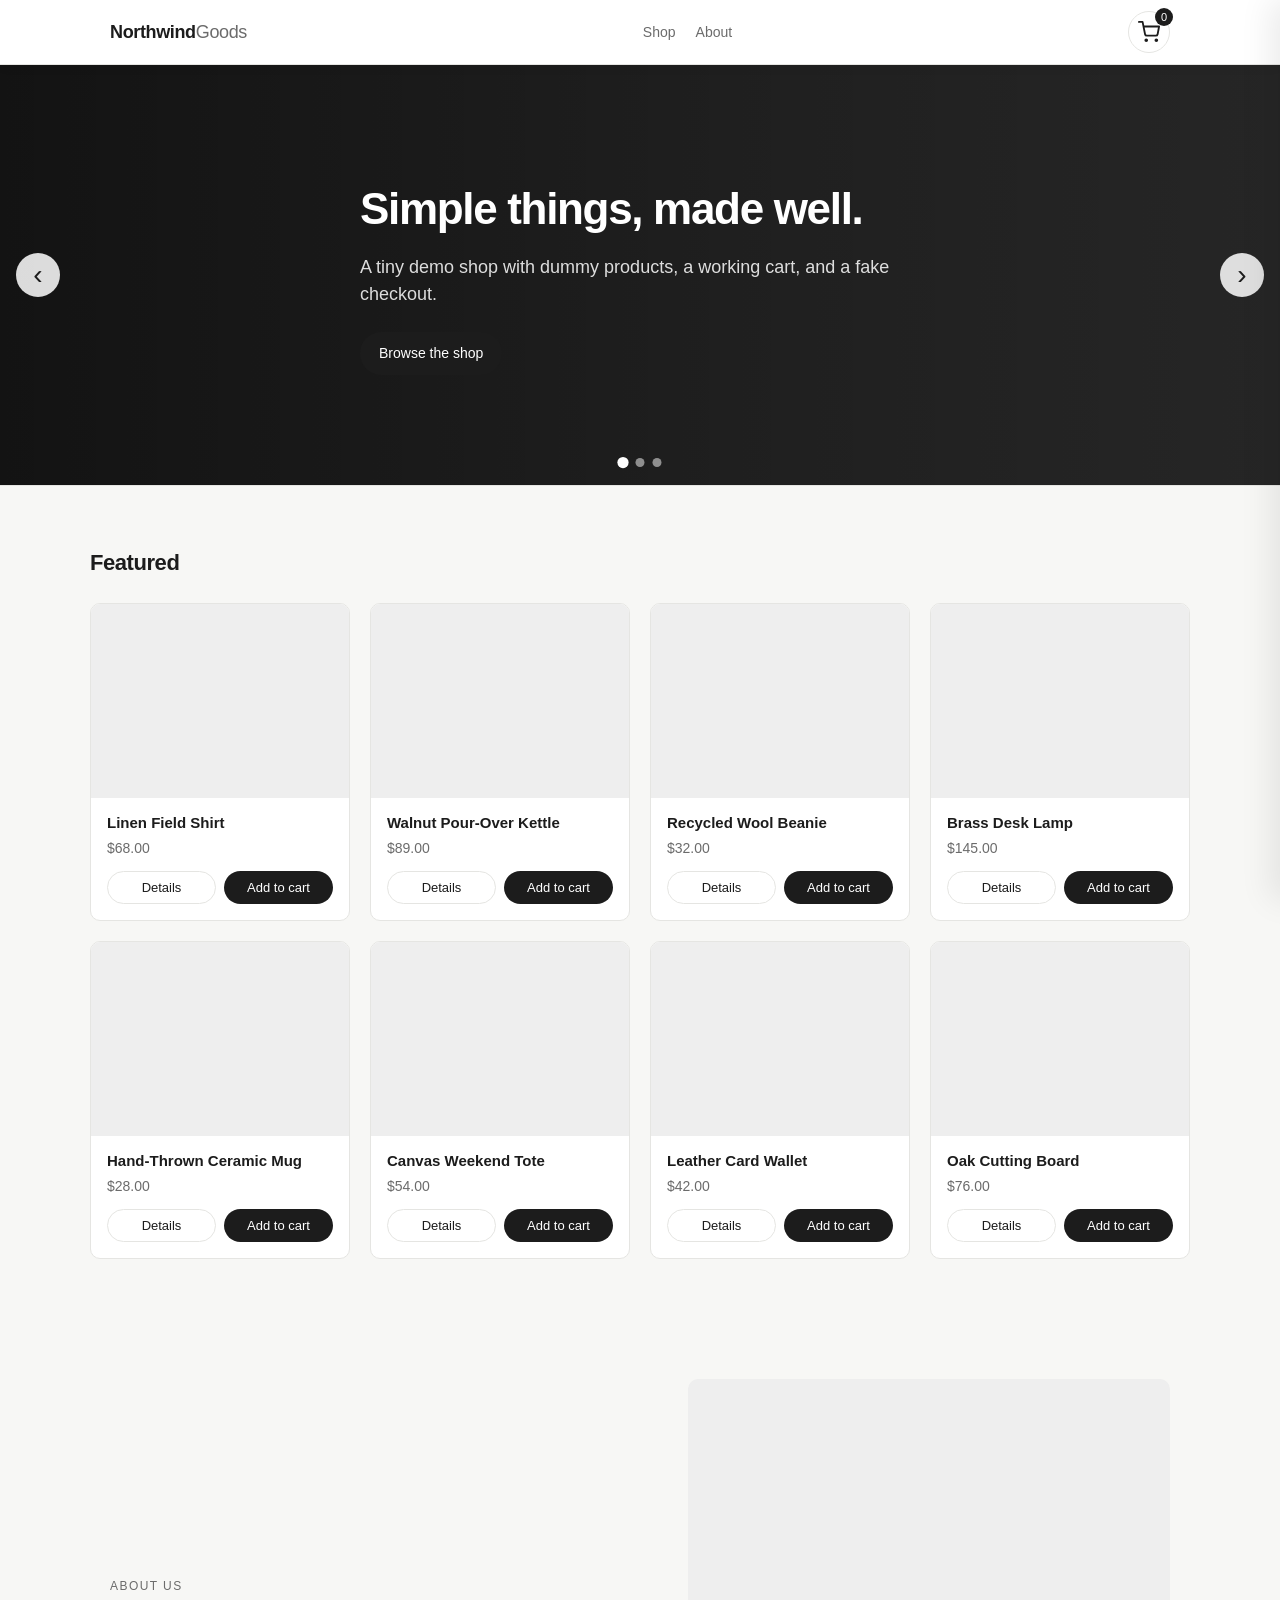
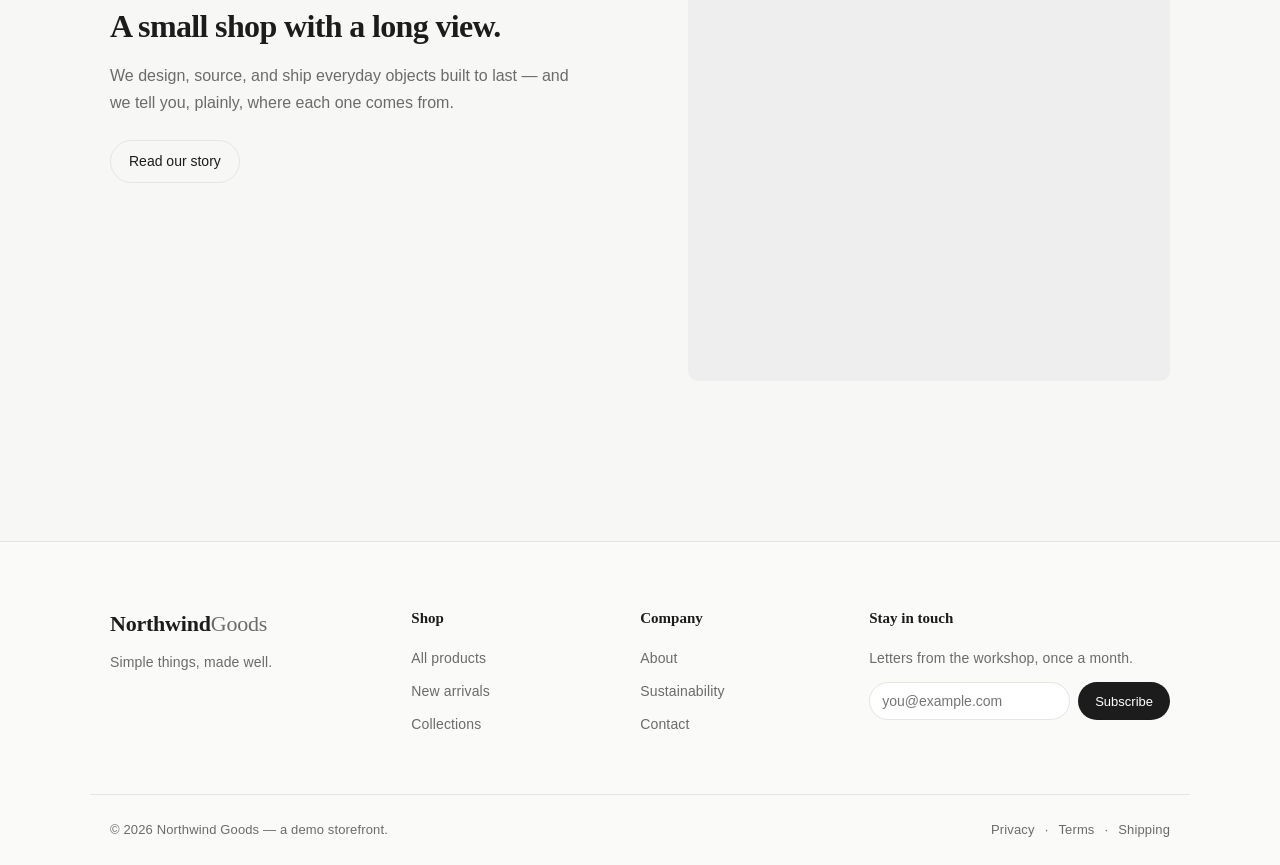
<file: index.html>
<!DOCTYPE html>
<html lang="en">
<head>
  <meta charset="UTF-8" />
  <meta name="viewport" content="width=device-width, initial-scale=1.0" />
  <title>Northwind Goods — Simple Shop</title>
  <link rel="preconnect" href="https://fonts.googleapis.com" />
  <link rel="preconnect" href="https://fonts.gstatic.com" crossorigin />
  <link rel="stylesheet" href="https://fonts.googleapis.com/css2?family=Inter:wght@400;500;600;700&family=Fraunces:opsz,wght@9..144,400;9..144,500;9..144,600;9..144,700&display=swap" />
  <link rel="stylesheet" href="styles.css" />
</head>
<body>
  <header class="site-header">
    <div class="container header-inner">
      <a href="#" class="logo">Northwind<span>Goods</span></a>
      <nav class="main-nav">
        <a href="#shop">Shop</a>
        <a href="about.html">About</a>
      </nav>
      <button class="cart-button" id="cartButton" aria-label="Open cart">
        <svg viewBox="0 0 24 24" width="22" height="22" fill="none" stroke="currentColor" stroke-width="2" stroke-linecap="round" stroke-linejoin="round">
          <circle cx="9" cy="21" r="1"></circle>
          <circle cx="20" cy="21" r="1"></circle>
          <path d="M1 1h4l2.7 13.4a2 2 0 0 0 2 1.6h9.7a2 2 0 0 0 2-1.6L23 6H6"></path>
        </svg>
        <span class="cart-count" id="cartCount">0</span>
      </button>
    </div>
  </header>

  <main>
    <section class="hero" id="hero" aria-roledescription="carousel" aria-label="Featured collections">
      <div class="hero__viewport" id="heroViewport">
        <div class="hero__track" id="heroTrack">
          <article class="hero__slide" data-bg="https://images.unsplash.com/photo-1483985988355-763728e1935b?w=1600&h=900&fit=crop">
            <div class="hero__content container">
              <h1>Simple things, made well.</h1>
              <p>A tiny demo shop with dummy products, a working cart, and a fake checkout.</p>
              <a href="#shop" class="btn btn-primary">Browse the shop</a>
            </div>
          </article>
          <article class="hero__slide" data-bg="https://images.unsplash.com/photo-1441986300917-64674bd600d8?w=1600&h=900&fit=crop">
            <div class="hero__content container">
              <h1>New arrivals for the season.</h1>
              <p>Hand-picked essentials, made in small batches by independent makers.</p>
              <a href="#shop" class="btn btn-primary">Shop new arrivals</a>
            </div>
          </article>
          <article class="hero__slide" data-bg="https://images.unsplash.com/photo-1505691938895-1758d7feb511?w=1600&h=900&fit=crop">
            <div class="hero__content container">
              <h1>Objects you'll keep for years.</h1>
              <p>Solid brass, oak, wool, and linen — built to age, not be replaced.</p>
              <a href="#shop" class="btn btn-primary">See the collection</a>
            </div>
          </article>
        </div>
      </div>
      <button class="hero__arrow hero__arrow--prev" id="heroPrev" aria-label="Previous slide">&#8249;</button>
      <button class="hero__arrow hero__arrow--next" id="heroNext" aria-label="Next slide">&#8250;</button>
      <div class="hero__dots" id="heroDots" role="tablist" aria-label="Choose slide"></div>
    </section>

    <section id="shop" class="container products-section">
      <h2 class="section-title">Featured</h2>
      <div class="product-grid" id="productGrid"></div>
    </section>

    <section id="about" class="container about-preview">
      <div class="about-preview__text">
        <p class="about-preview__eyebrow">About us</p>
        <h2 class="about-preview__title">A small shop with a long view.</h2>
        <p class="about-preview__lede">
          We design, source, and ship everyday objects built to last &mdash;
          and we tell you, plainly, where each one comes from.
        </p>
        <a href="about.html" class="btn btn-outline">Read our story</a>
      </div>
      <div class="about-preview__image" style="background-image:url('https://images.unsplash.com/photo-1452860606245-08befc0ff44b?w=900&h=1100&fit=crop');"></div>
    </section>
  </main>

  <footer class="site-footer">
    <div class="container site-footer__grid">
      <div class="site-footer__col site-footer__brand">
        <div class="site-footer__logo">Northwind<span>Goods</span></div>
        <p class="site-footer__tagline">Simple things, made well.</p>
      </div>
      <div class="site-footer__col">
        <h4 class="site-footer__heading">Shop</h4>
        <ul class="site-footer__list">
          <li><a href="#shop">All products</a></li>
          <li><a href="#shop">New arrivals</a></li>
          <li><a href="#shop">Collections</a></li>
        </ul>
      </div>
      <div class="site-footer__col">
        <h4 class="site-footer__heading">Company</h4>
        <ul class="site-footer__list">
          <li><a href="#about">About</a></li>
          <li><a href="#">Sustainability</a></li>
          <li><a href="#">Contact</a></li>
        </ul>
      </div>
      <div class="site-footer__col">
        <h4 class="site-footer__heading">Stay in touch</h4>
        <p class="site-footer__tagline">Letters from the workshop, once a month.</p>
        <form class="site-footer__newsletter" onsubmit="event.preventDefault();">
          <label for="newsletterEmail" class="visually-hidden">Email address</label>
          <input id="newsletterEmail" type="email" placeholder="you@example.com" required />
          <button type="submit" class="btn btn-primary">Subscribe</button>
        </form>
      </div>
    </div>
    <div class="container site-footer__bottom">
      <p>&copy; <span id="footerYear"></span> Northwind Goods &mdash; a demo storefront.</p>
      <p class="site-footer__legal">
        <a href="#">Privacy</a>
        <span aria-hidden="true">&middot;</span>
        <a href="#">Terms</a>
        <span aria-hidden="true">&middot;</span>
        <a href="#">Shipping</a>
      </p>
    </div>
  </footer>

  <!-- Cart Drawer -->
  <aside class="cart-drawer" id="cartDrawer" aria-hidden="true">
    <div class="cart-drawer__header">
      <h3>Your Cart</h3>
      <button class="icon-button" id="closeCart" aria-label="Close cart">&times;</button>
    </div>
    <div class="cart-drawer__body" id="cartItems">
      <p class="cart-empty">Your cart is empty.</p>
    </div>
    <div class="cart-drawer__footer">
      <div class="cart-total">
        <span>Total</span>
        <strong id="cartTotal">$0.00</strong>
      </div>
      <button class="btn btn-primary btn-block" id="checkoutButton">Checkout</button>
    </div>
  </aside>
  <div class="overlay" id="overlay"></div>

  <!-- Product Modal -->
  <div class="modal" id="productModal" aria-hidden="true">
    <div class="modal__card">
      <button class="icon-button modal__close" id="closeProduct" aria-label="Close">&times;</button>
      <div class="modal__body" id="productModalBody"></div>
    </div>
  </div>

  <!-- Checkout Modal -->
  <div class="modal" id="checkoutModal" aria-hidden="true">
    <div class="modal__card">
      <button class="icon-button modal__close" id="closeCheckout" aria-label="Close">&times;</button>
      <div class="modal__body" id="checkoutBody"></div>
    </div>
  </div>

  <script src="script.js"></script>
</body>
</html>
</file>
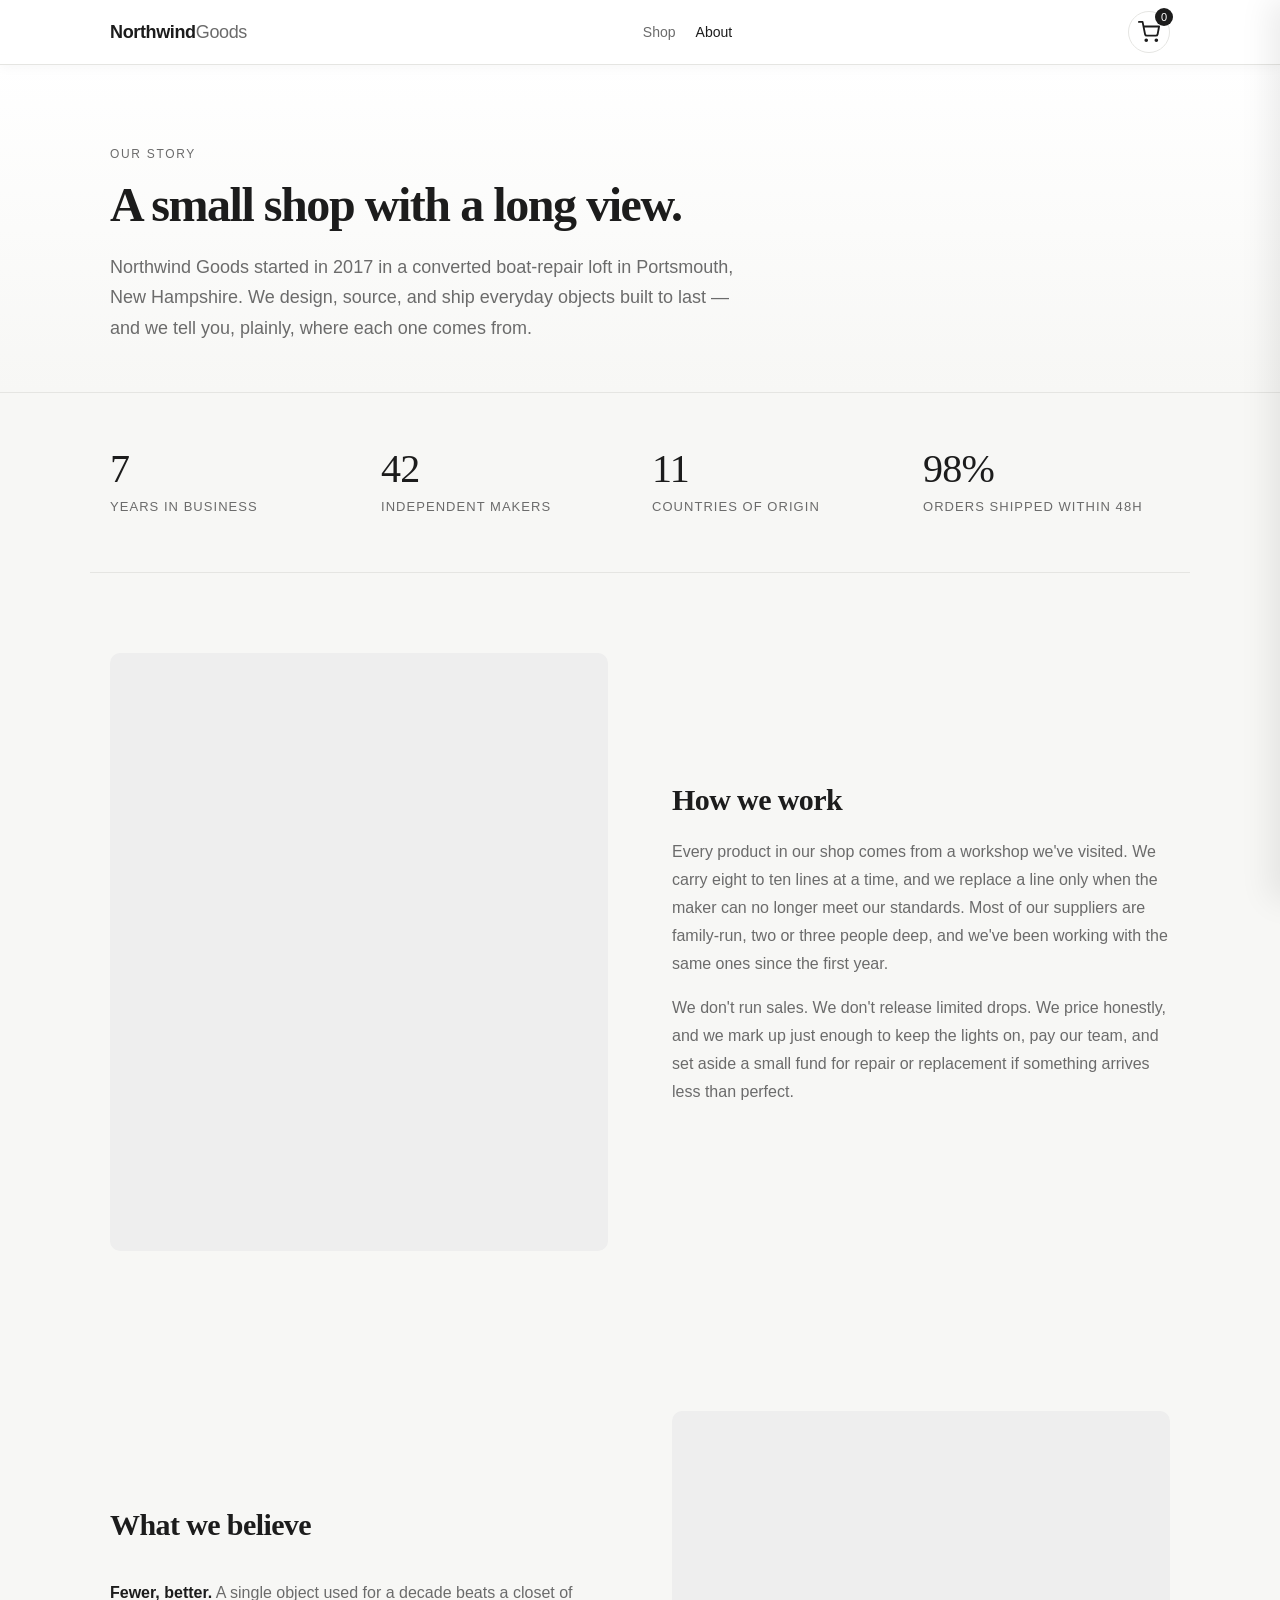
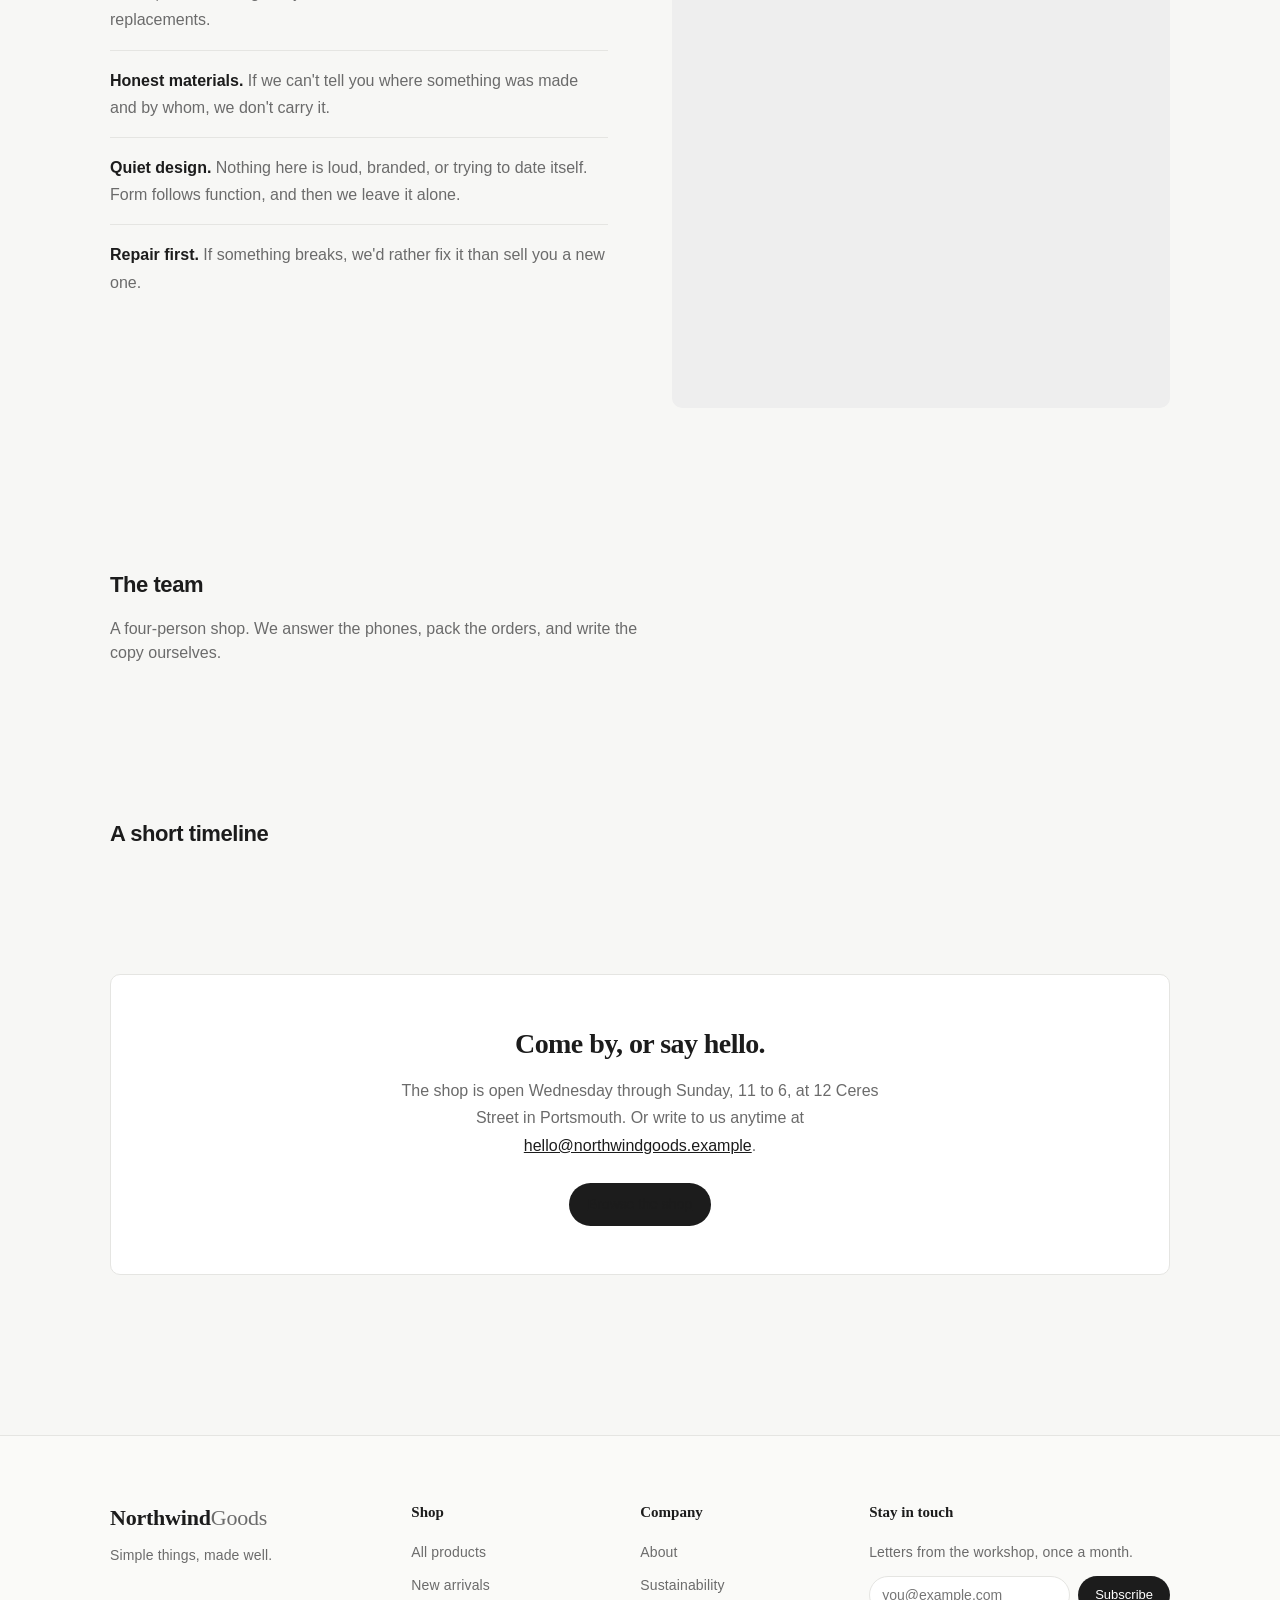
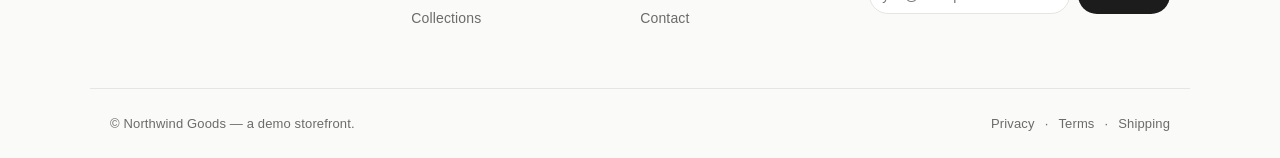
<file: about.html>
<!DOCTYPE html>
<html lang="en">
<head>
  <meta charset="UTF-8" />
  <meta name="viewport" content="width=device-width, initial-scale=1.0" />
  <title>About — Northwind Goods</title>
  <link rel="preconnect" href="https://fonts.googleapis.com" />
  <link rel="preconnect" href="https://fonts.gstatic.com" crossorigin />
  <link rel="stylesheet" href="https://fonts.googleapis.com/css2?family=Inter:wght@400;500;600;700&family=Fraunces:opsz,wght@9..144,400;9..144,500;9..144,600;9..144,700&display=swap" />
  <link rel="stylesheet" href="styles.css" />
</head>
<body>
  <header class="site-header">
    <div class="container header-inner">
      <a href="index.html" class="logo">Northwind<span>Goods</span></a>
      <nav class="main-nav">
        <a href="index.html#shop">Shop</a>
        <a href="about.html" class="is-active">About</a>
      </nav>
      <button class="cart-button" id="cartButton" aria-label="Open cart">
        <svg viewBox="0 0 24 24" width="22" height="22" fill="none" stroke="currentColor" stroke-width="2" stroke-linecap="round" stroke-linejoin="round">
          <circle cx="9" cy="21" r="1"></circle>
          <circle cx="20" cy="21" r="1"></circle>
          <path d="M1 1h4l2.7 13.4a2 2 0 0 0 2 1.6h9.7a2 2 0 0 0 2-1.6L23 6H6"></path>
        </svg>
        <span class="cart-count" id="cartCount">0</span>
      </button>
    </div>
  </header>

  <main class="about-page">
    <!-- Page hero -->
    <section class="page-hero">
      <div class="container">
        <p class="page-hero__eyebrow">Our story</p>
        <h1 class="page-hero__title">A small shop with a long view.</h1>
        <p class="page-hero__lede">
          Northwind Goods started in 2017 in a converted boat-repair loft in
          Portsmouth, New Hampshire. We design, source, and ship everyday
          objects built to last &mdash; and we tell you, plainly, where each
          one comes from.
        </p>
      </div>
    </section>

    <!-- Stats strip -->
    <section class="container about-stats">
      <div class="about-stats__item">
        <div class="about-stats__value">7</div>
        <div class="about-stats__label">Years in business</div>
      </div>
      <div class="about-stats__item">
        <div class="about-stats__value">42</div>
        <div class="about-stats__label">Independent makers</div>
      </div>
      <div class="about-stats__item">
        <div class="about-stats__value">11</div>
        <div class="about-stats__label">Countries of origin</div>
      </div>
      <div class="about-stats__item">
        <div class="about-stats__value">98%</div>
        <div class="about-stats__label">Orders shipped within 48h</div>
      </div>
    </section>

    <!-- Story / split -->
    <section class="container about-split">
      <div class="about-split__image" style="background-image:url('https://images.unsplash.com/photo-1452860606245-08befc0ff44b?w=1000&h=1200&fit=crop');"></div>
      <div class="about-split__text">
        <h2>How we work</h2>
        <p>
          Every product in our shop comes from a workshop we've visited. We
          carry eight to ten lines at a time, and we replace a line only when
          the maker can no longer meet our standards. Most of our suppliers
          are family-run, two or three people deep, and we've been working
          with the same ones since the first year.
        </p>
        <p>
          We don't run sales. We don't release limited drops. We price
          honestly, and we mark up just enough to keep the lights on, pay our
          team, and set aside a small fund for repair or replacement if
          something arrives less than perfect.
        </p>
      </div>
    </section>

    <section class="container about-split about-split--reverse">
      <div class="about-split__image" style="background-image:url('https://images.unsplash.com/photo-1519710164239-da123dc03ef4?w=1000&h=1200&fit=crop');"></div>
      <div class="about-split__text">
        <h2>What we believe</h2>
        <ul class="about-beliefs">
          <li>
            <strong>Fewer, better.</strong> A single object used for a decade
            beats a closet of replacements.
          </li>
          <li>
            <strong>Honest materials.</strong> If we can't tell you where
            something was made and by whom, we don't carry it.
          </li>
          <li>
            <strong>Quiet design.</strong> Nothing here is loud, branded, or
            trying to date itself. Form follows function, and then we leave
            it alone.
          </li>
          <li>
            <strong>Repair first.</strong> If something breaks, we'd rather
            fix it than sell you a new one.
          </li>
        </ul>
      </div>
    </section>

    <!-- Team -->
    <section class="container about-team-section">
      <h2 class="section-title">The team</h2>
      <p class="about-team-section__lede">
        A four-person shop. We answer the phones, pack the orders, and write
        the copy ourselves.
      </p>
      <div class="about-team" id="aboutTeam"></div>
    </section>

    <!-- Timeline -->
    <section class="container about-timeline-section">
      <h2 class="section-title">A short timeline</h2>
      <ol class="about-timeline" id="aboutTimeline"></ol>
    </section>

    <!-- CTA -->
    <section class="container about-cta">
      <div class="about-cta__card">
        <h2>Come by, or say hello.</h2>
        <p>
          The shop is open Wednesday through Sunday, 11 to 6, at
          12 Ceres Street in Portsmouth. Or write to us anytime at
          <a href="mailto:hello@northwindgoods.example">hello@northwindgoods.example</a>.
        </p>
        <a href="index.html#shop" class="btn btn-primary">Browse the shop</a>
      </div>
    </section>
  </main>

  <footer class="site-footer">
    <div class="container site-footer__grid">
      <div class="site-footer__col site-footer__brand">
        <div class="site-footer__logo">Northwind<span>Goods</span></div>
        <p class="site-footer__tagline">Simple things, made well.</p>
      </div>
      <div class="site-footer__col">
        <h4 class="site-footer__heading">Shop</h4>
        <ul class="site-footer__list">
          <li><a href="index.html#shop">All products</a></li>
          <li><a href="index.html#shop">New arrivals</a></li>
          <li><a href="index.html#shop">Collections</a></li>
        </ul>
      </div>
      <div class="site-footer__col">
        <h4 class="site-footer__heading">Company</h4>
        <ul class="site-footer__list">
          <li><a href="about.html">About</a></li>
          <li><a href="#">Sustainability</a></li>
          <li><a href="#">Contact</a></li>
        </ul>
      </div>
      <div class="site-footer__col">
        <h4 class="site-footer__heading">Stay in touch</h4>
        <p class="site-footer__tagline">Letters from the workshop, once a month.</p>
        <form class="site-footer__newsletter" onsubmit="event.preventDefault();">
          <label for="newsletterEmail" class="visually-hidden">Email address</label>
          <input id="newsletterEmail" type="email" placeholder="you@example.com" required />
          <button type="submit" class="btn btn-primary">Subscribe</button>
        </form>
      </div>
    </div>
    <div class="container site-footer__bottom">
      <p>&copy; <span id="footerYear"></span> Northwind Goods &mdash; a demo storefront.</p>
      <p class="site-footer__legal">
        <a href="#">Privacy</a>
        <span aria-hidden="true">&middot;</span>
        <a href="#">Terms</a>
        <span aria-hidden="true">&middot;</span>
        <a href="#">Shipping</a>
      </p>
    </div>
  </footer>

  <!-- Cart Drawer (shared with the shop) -->
  <aside class="cart-drawer" id="cartDrawer" aria-hidden="true">
    <div class="cart-drawer__header">
      <h3>Your Cart</h3>
      <button class="icon-button" id="closeCart" aria-label="Close cart">&times;</button>
    </div>
    <div class="cart-drawer__body" id="cartItems">
      <p class="cart-empty">Your cart is empty.</p>
    </div>
    <div class="cart-drawer__footer">
      <div class="cart-total">
        <span>Total</span>
        <strong id="cartTotal">$0.00</strong>
      </div>
      <button class="btn btn-primary btn-block" id="checkoutButton">Checkout</button>
    </div>
  </aside>
  <div class="overlay" id="overlay"></div>

  <!-- Checkout Modal -->
  <div class="modal" id="checkoutModal" aria-hidden="true">
    <div class="modal__card">
      <button class="icon-button modal__close" id="closeCheckout" aria-label="Close">&times;</button>
      <div class="modal__body" id="checkoutBody"></div>
    </div>
  </div>

  <script src="script.js"></script>
</body>
</html>
</file>
<file: styles.css>
:root {
  --bg: #f7f7f5;
  --surface: #ffffff;
  --text: #1c1c1c;
  --muted: #6b6b6b;
  --border: #e5e5e2;
  --accent: #1c1c1c;
  --accent-hover: #333;
  --danger: #c0392b;
  --shadow: 0 10px 30px rgba(0, 0, 0, 0.08);
  --radius: 10px;
}

* { box-sizing: border-box; }

html, body {
  margin: 0;
  padding: 0;
  font-family: -apple-system, BlinkMacSystemFont, "Segoe UI", Roboto, Oxygen, Ubuntu, sans-serif;
  background: var(--bg);
  color: var(--text);
  line-height: 1.5;
}

.container {
  max-width: 1100px;
  margin: 0 auto;
  padding: 0 20px;
}

a { color: inherit; text-decoration: none; }

/* Header */
.site-header {
  background: var(--surface);
  border-bottom: 1px solid var(--border);
  position: sticky;
  top: 0;
  z-index: 10;
  box-shadow: 0 2px 12px rgba(0, 0, 0, 0.04);
  backdrop-filter: saturate(180%) blur(8px);
  -webkit-backdrop-filter: saturate(180%) blur(8px);
  background: rgba(255, 255, 255, 0.92);
}
.header-inner {
  display: flex;
  align-items: center;
  justify-content: space-between;
  height: 64px;
}
.logo {
  font-weight: 700;
  font-size: 18px;
  letter-spacing: -0.02em;
}
.logo span { color: var(--muted); font-weight: 500; }
.main-nav { display: flex; gap: 20px; }
.main-nav a { color: var(--muted); font-size: 14px; }
.main-nav a:hover { color: var(--text); }

.cart-button {
  position: relative;
  background: transparent;
  border: 1px solid var(--border);
  border-radius: 999px;
  width: 42px;
  height: 42px;
  display: inline-flex;
  align-items: center;
  justify-content: center;
  cursor: pointer;
  color: var(--text);
}
.cart-button:hover { background: #f0f0ee; }
.cart-count {
  position: absolute;
  top: -4px;
  right: -4px;
  background: var(--accent);
  color: #fff;
  border-radius: 999px;
  font-size: 11px;
  min-width: 18px;
  height: 18px;
  display: inline-flex;
  align-items: center;
  justify-content: center;
  padding: 0 4px;
}

/* Hero slideshow */
.hero {
  position: relative;
  background: var(--bg);
  border-bottom: 1px solid var(--border);
  overflow: hidden;
}
.hero__viewport {
  overflow: hidden;
}
.hero__track {
  display: flex;
  transition: transform 0.5s ease;
  will-change: transform;
}
.hero__slide {
  flex: 0 0 100%;
  min-width: 100%;
  position: relative;
  min-height: 420px;
  display: flex;
  align-items: center;
  background: #2a2a2a center/cover no-repeat;
}
.hero__slide::before {
  content: "";
  position: absolute;
  inset: 0;
  background: linear-gradient(90deg, rgba(0,0,0,0.55) 0%, rgba(0,0,0,0.25) 60%, rgba(0,0,0,0.1) 100%);
}
.hero__content {
  position: relative;
  z-index: 1;
  padding: 80px 20px;
  color: #fff;
}
.hero__content h1 {
  font-size: 44px;
  letter-spacing: -0.03em;
  margin: 0 0 12px;
  color: #fff;
  max-width: 640px;
}
.hero__content p {
  font-size: 18px;
  color: rgba(255,255,255,0.85);
  margin: 0 0 24px;
  max-width: 560px;
}
.hero__arrow {
  position: absolute;
  top: 50%;
  transform: translateY(-50%);
  background: rgba(255,255,255,0.85);
  border: 0;
  width: 44px;
  height: 44px;
  border-radius: 999px;
  font-size: 28px;
  line-height: 1;
  cursor: pointer;
  z-index: 2;
  color: var(--text);
  display: flex;
  align-items: center;
  justify-content: center;
  transition: background 0.15s;
}
.hero__arrow:hover { background: #fff; }
.hero__arrow--prev { left: 16px; }
.hero__arrow--next { right: 16px; }
.hero__dots {
  position: absolute;
  bottom: 18px;
  left: 50%;
  transform: translateX(-50%);
  display: flex;
  gap: 8px;
  z-index: 2;
}
.hero__dot {
  width: 9px;
  height: 9px;
  border-radius: 999px;
  background: rgba(255,255,255,0.5);
  border: 0;
  padding: 0;
  cursor: pointer;
  transition: background 0.15s, transform 0.15s;
}
.hero__dot:hover { background: rgba(255,255,255,0.8); }
.hero__dot.is-active {
  background: #fff;
  transform: scale(1.25);
}

/* Buttons */
.btn {
  display: inline-block;
  border: 1px solid transparent;
  border-radius: 999px;
  padding: 10px 18px;
  font-size: 14px;
  font-weight: 500;
  cursor: pointer;
  transition: background 0.15s, color 0.15s, border-color 0.15s;
}
.btn-primary {
  background: var(--accent);
  color: #fff;
}
.btn-primary:hover { background: var(--accent-hover); }
.btn-block { display: block; width: 100%; }
.btn-outline {
  background: transparent;
  color: var(--text);
  border-color: var(--border);
}
.btn-outline:hover { background: #f0f0ee; }

/* Products */
.products-section { padding: 60px 0; }
.section-title {
  font-size: 22px;
  letter-spacing: -0.02em;
  margin: 0 0 24px;
}
.product-grid {
  display: grid;
  grid-template-columns: repeat(auto-fill, minmax(240px, 1fr));
  gap: 20px;
}
.product-card {
  background: var(--surface);
  border: 1px solid var(--border);
  border-radius: var(--radius);
  overflow: hidden;
  display: flex;
  flex-direction: column;
  transition: transform 0.15s, box-shadow 0.15s;
  cursor: pointer;
}
.product-card:hover {
  transform: translateY(-2px);
  box-shadow: var(--shadow);
}
.product-card__image {
  width: 100%;
  aspect-ratio: 4 / 3;
  background: #eee center/cover no-repeat;
}
.product-card__body { padding: 14px 16px 16px; }
.product-card__title {
  margin: 0 0 4px;
  font-size: 15px;
  font-weight: 600;
}
.product-card__price {
  color: var(--muted);
  font-size: 14px;
  margin-bottom: 12px;
}
.product-card__actions { display: flex; gap: 8px; }
.product-card__actions .btn { flex: 1; padding: 8px 10px; font-size: 13px; }

/* About */
.about-section { padding: 40px 0 80px; color: var(--muted); }
.about-section code {
  background: #ececea;
  padding: 1px 6px;
  border-radius: 4px;
  font-size: 13px;
}

/* Footer */
.site-footer {
  background: #fafaf8;
  border-top: 1px solid var(--border);
  color: var(--muted);
  font-size: 14px;
  line-height: 1.65;
  letter-spacing: 0.01em;
  margin-top: 80px;
  padding: 64px 0 24px;
}
.site-footer__grid {
  display: grid;
  grid-template-columns: 1.4fr 1fr 1fr 1.4fr;
  gap: 48px;
  padding-bottom: 48px;
  border-bottom: 1px solid var(--border);
}
.site-footer__col h4,
.site-footer__heading {
  font-family: Georgia, "Times New Roman", serif;
  font-size: 15px;
  font-weight: 600;
  color: var(--text);
  margin: 0 0 16px;
  letter-spacing: 0;
}
.site-footer__logo {
  font-family: Georgia, "Times New Roman", serif;
  font-size: 22px;
  font-weight: 700;
  letter-spacing: -0.01em;
  color: var(--text);
  margin-bottom: 8px;
}
.site-footer__logo span {
  color: var(--muted);
  font-weight: 500;
}
.site-footer__tagline {
  margin: 0;
  max-width: 280px;
}
.site-footer__list {
  list-style: none;
  margin: 0;
  padding: 0;
}
.site-footer__list li { margin-bottom: 10px; }
.site-footer__list a {
  color: var(--muted);
  transition: color 0.15s;
}
.site-footer__list a:hover { color: var(--text); }
.site-footer__newsletter {
  display: flex;
  gap: 8px;
  margin-top: 12px;
}
.site-footer__newsletter input {
  flex: 1;
  min-width: 0;
  padding: 10px 12px;
  border: 1px solid var(--border);
  border-radius: 999px;
  font-size: 14px;
  font-family: inherit;
  background: #fff;
  color: var(--text);
}
.site-footer__newsletter input:focus {
  outline: 2px solid var(--accent);
  outline-offset: 0;
}
.site-footer__newsletter .btn {
  padding: 10px 16px;
  font-size: 13px;
}
.site-footer__bottom {
  display: flex;
  justify-content: space-between;
  align-items: center;
  flex-wrap: wrap;
  gap: 12px;
  padding-top: 24px;
  font-size: 13px;
  color: var(--muted);
}
.site-footer__bottom p { margin: 0; }
.site-footer__legal { display: inline-flex; gap: 10px; align-items: center; }
.site-footer__legal a { color: var(--muted); }
.site-footer__legal a:hover { color: var(--text); }
.visually-hidden {
  position: absolute;
  width: 1px;
  height: 1px;
  margin: -1px;
  padding: 0;
  overflow: hidden;
  clip: rect(0,0,0,0);
  border: 0;
}
@media (max-width: 800px) {
  .site-footer__grid {
    grid-template-columns: 1fr 1fr;
    gap: 32px;
  }
}
@media (max-width: 500px) {
  .site-footer { padding: 48px 0 20px; }
  .site-footer__grid {
    grid-template-columns: 1fr;
    gap: 28px;
  }
  .site-footer__bottom { flex-direction: column; align-items: flex-start; }
}

/* Cart Drawer */
.cart-drawer {
  position: fixed;
  top: 0;
  right: 0;
  height: 100vh;
  width: 380px;
  max-width: 100vw;
  background: var(--surface);
  border-left: 1px solid var(--border);
  box-shadow: -10px 0 30px rgba(0, 0, 0, 0.08);
  transform: translateX(100%);
  transition: transform 0.25s ease;
  z-index: 20;
  display: flex;
  flex-direction: column;
}
.cart-drawer.is-open { transform: translateX(0); }
.cart-drawer__header {
  display: flex;
  align-items: center;
  justify-content: space-between;
  padding: 16px 20px;
  border-bottom: 1px solid var(--border);
}
.cart-drawer__header h3 { margin: 0; font-size: 16px; }
.cart-drawer__body { flex: 1; overflow-y: auto; padding: 16px 20px; }
.cart-drawer__footer {
  border-top: 1px solid var(--border);
  padding: 16px 20px;
}
.cart-total {
  display: flex;
  justify-content: space-between;
  margin-bottom: 12px;
  font-size: 15px;
}
.cart-empty { color: var(--muted); text-align: center; margin-top: 30px; }

.cart-item {
  display: grid;
  grid-template-columns: 64px 1fr auto;
  gap: 12px;
  padding: 12px 0;
  border-bottom: 1px solid var(--border);
}
.cart-item:last-child { border-bottom: 0; }
.cart-item__image {
  width: 64px;
  height: 64px;
  background: #eee center/cover no-repeat;
  border-radius: 6px;
}
.cart-item__title { font-size: 14px; font-weight: 600; margin: 0 0 4px; }
.cart-item__price { font-size: 13px; color: var(--muted); }
.cart-item__qty {
  display: inline-flex;
  align-items: center;
  border: 1px solid var(--border);
  border-radius: 999px;
  margin-top: 6px;
}
.cart-item__qty button {
  background: transparent;
  border: 0;
  width: 26px;
  height: 26px;
  cursor: pointer;
  font-size: 14px;
}
.cart-item__qty span { padding: 0 8px; font-size: 13px; }
.cart-item__remove {
  background: transparent;
  border: 0;
  color: var(--muted);
  cursor: pointer;
  font-size: 12px;
  align-self: start;
}
.cart-item__remove:hover { color: var(--danger); }

/* Overlay */
.overlay {
  position: fixed;
  inset: 0;
  background: rgba(0, 0, 0, 0.4);
  opacity: 0;
  pointer-events: none;
  transition: opacity 0.2s;
  z-index: 15;
}
.overlay.is-visible { opacity: 1; pointer-events: auto; }

/* Modals */
.modal {
  position: fixed;
  inset: 0;
  display: flex;
  align-items: center;
  justify-content: center;
  padding: 20px;
  z-index: 30;
  opacity: 0;
  pointer-events: none;
  transition: opacity 0.2s;
}
.modal.is-open { opacity: 1; pointer-events: auto; }
.modal__card {
  background: var(--surface);
  border-radius: var(--radius);
  max-width: 520px;
  width: 100%;
  max-height: 90vh;
  overflow-y: auto;
  position: relative;
  box-shadow: var(--shadow);
}
.modal__close {
  position: absolute;
  top: 10px;
  right: 12px;
  background: transparent;
  border: 0;
  font-size: 22px;
  cursor: pointer;
  color: var(--muted);
}
.modal__body { padding: 28px 24px 24px; }
.icon-button {
  background: transparent;
  border: 0;
  cursor: pointer;
  font-size: 22px;
  color: var(--muted);
  line-height: 1;
}

/* Product modal */
.product-detail__image {
  width: 100%;
  aspect-ratio: 4 / 3;
  background: #eee center/cover no-repeat;
  border-radius: 8px;
  margin-bottom: 16px;
}
.product-detail__price {
  font-size: 18px;
  margin: 4px 0 12px;
}
.product-detail__desc { color: var(--muted); margin-bottom: 16px; }

/* Checkout */
.checkout h3 { margin-top: 0; }
.checkout-summary {
  border: 1px solid var(--border);
  border-radius: 8px;
  padding: 12px 14px;
  margin-bottom: 16px;
  font-size: 14px;
  color: var(--muted);
}
.checkout-summary strong { color: var(--text); }
.checkout label {
  display: block;
  font-size: 13px;
  margin: 12px 0 4px;
  color: var(--muted);
}
.checkout input {
  width: 100%;
  padding: 10px 12px;
  border: 1px solid var(--border);
  border-radius: 6px;
  font-size: 14px;
  font-family: inherit;
}
.checkout input:focus { outline: 2px solid var(--accent); outline-offset: 0; }
.checkout__row { display: grid; grid-template-columns: 1fr 1fr; gap: 10px; }
.checkout__success {
  text-align: center;
  padding: 20px 0;
}
.checkout__success svg { color: #2ecc71; margin-bottom: 8px; }

@media (max-width: 600px) {
  .hero__content { padding: 50px 20px; }
  .hero__content h1 { font-size: 32px; }
  .hero__slide { min-height: 340px; }
  .hero__arrow { width: 36px; height: 36px; font-size: 22px; }
  .checkout__row { grid-template-columns: 1fr; }
}

/* Active nav link */
.main-nav a.is-active { color: var(--text); font-weight: 500; }

/* About preview on the home page */
.about-preview {
  display: grid;
  grid-template-columns: 1.1fr 1fr;
  gap: 48px;
  align-items: center;
  padding: 60px 20px 80px;
}
.about-preview__eyebrow {
  text-transform: uppercase;
  letter-spacing: 0.12em;
  font-size: 12px;
  color: var(--muted);
  margin: 0 0 12px;
}
.about-preview__title {
  font-family: Georgia, "Times New Roman", serif;
  font-size: 32px;
  letter-spacing: -0.02em;
  margin: 0 0 16px;
  line-height: 1.2;
}
.about-preview__lede {
  color: var(--muted);
  font-size: 16px;
  line-height: 1.7;
  margin: 0 0 24px;
  max-width: 480px;
}
.about-preview__image {
  width: 100%;
  aspect-ratio: 4 / 5;
  background: #eee center/cover no-repeat;
  border-radius: var(--radius);
}
@media (max-width: 800px) {
  .about-preview {
    grid-template-columns: 1fr;
    gap: 32px;
    padding: 40px 20px 60px;
  }
  .about-preview__title { font-size: 26px; }
}

/* About page */
.about-page { background: var(--bg); }
.page-hero {
  padding: 80px 0 48px;
  border-bottom: 1px solid var(--border);
  background: linear-gradient(180deg, #fff 0%, var(--bg) 100%);
}
.page-hero__eyebrow {
  text-transform: uppercase;
  letter-spacing: 0.14em;
  font-size: 12px;
  color: var(--muted);
  margin: 0 0 16px;
}
.page-hero__title {
  font-family: Georgia, "Times New Roman", serif;
  font-size: 48px;
  letter-spacing: -0.03em;
  margin: 0 0 20px;
  max-width: 720px;
  line-height: 1.1;
}
.page-hero__lede {
  font-size: 18px;
  line-height: 1.7;
  color: var(--muted);
  max-width: 640px;
  margin: 0;
}

.about-stats {
  display: grid;
  grid-template-columns: repeat(4, 1fr);
  gap: 24px;
  padding: 56px 20px;
  border-bottom: 1px solid var(--border);
}
.about-stats__item { text-align: left; }
.about-stats__value {
  font-family: Georgia, "Times New Roman", serif;
  font-size: 40px;
  letter-spacing: -0.02em;
  line-height: 1;
  color: var(--text);
  margin-bottom: 8px;
}
.about-stats__label {
  font-size: 13px;
  color: var(--muted);
  text-transform: uppercase;
  letter-spacing: 0.08em;
}

.about-split {
  display: grid;
  grid-template-columns: 1fr 1fr;
  gap: 64px;
  align-items: center;
  padding: 80px 20px;
}
.about-split--reverse .about-split__image { order: 2; }
.about-split--reverse .about-split__text { order: 1; }
.about-split__image {
  width: 100%;
  aspect-ratio: 5 / 6;
  background: #eee center/cover no-repeat;
  border-radius: var(--radius);
}
.about-split__text h2 {
  font-family: Georgia, "Times New Roman", serif;
  font-size: 30px;
  letter-spacing: -0.02em;
  margin: 0 0 20px;
  line-height: 1.2;
}
.about-split__text p {
  color: var(--muted);
  font-size: 16px;
  line-height: 1.75;
  margin: 0 0 16px;
}
.about-beliefs {
  list-style: none;
  margin: 0;
  padding: 0;
}
.about-beliefs li {
  padding: 16px 0;
  border-bottom: 1px solid var(--border);
  color: var(--muted);
  font-size: 16px;
  line-height: 1.7;
}
.about-beliefs li:last-child { border-bottom: 0; }
.about-beliefs strong { color: var(--text); font-weight: 600; }

.about-team-section { padding: 80px 20px; }
.about-team-section__lede {
  color: var(--muted);
  font-size: 16px;
  max-width: 560px;
  margin: -8px 0 32px;
}
.about-team {
  display: grid;
  grid-template-columns: repeat(4, 1fr);
  gap: 24px;
}
.about-team__card {
  background: var(--surface);
  border: 1px solid var(--border);
  border-radius: var(--radius);
  overflow: hidden;
}
.about-team__photo {
  width: 100%;
  aspect-ratio: 1 / 1;
  background: #eee center/cover no-repeat;
}
.about-team__info { padding: 16px 18px 20px; }
.about-team__name {
  font-family: Georgia, "Times New Roman", serif;
  font-size: 18px;
  margin: 0 0 2px;
}
.about-team__role {
  font-size: 13px;
  color: var(--muted);
  margin: 0 0 10px;
  text-transform: uppercase;
  letter-spacing: 0.08em;
}
.about-team__bio { font-size: 14px; color: var(--muted); line-height: 1.6; margin: 0; }

.about-timeline-section { padding: 40px 20px 80px; }
.about-timeline {
  list-style: none;
  margin: 0;
  padding: 0;
  border-left: 2px solid var(--border);
}
.about-timeline li {
  position: relative;
  padding: 8px 0 24px 28px;
}
.about-timeline li::before {
  content: "";
  position: absolute;
  left: -7px;
  top: 14px;
  width: 12px;
  height: 12px;
  border-radius: 999px;
  background: var(--accent);
}
.about-timeline__year {
  font-family: Georgia, "Times New Roman", serif;
  font-size: 18px;
  color: var(--text);
  margin: 0 0 4px;
}
.about-timeline__text {
  font-size: 15px;
  color: var(--muted);
  line-height: 1.7;
  max-width: 640px;
  margin: 0;
}

.about-cta { padding: 20px 20px 80px; }
.about-cta__card {
  background: var(--surface);
  border: 1px solid var(--border);
  border-radius: var(--radius);
  padding: 48px;
  text-align: center;
}
.about-cta__card h2 {
  font-family: Georgia, "Times New Roman", serif;
  font-size: 28px;
  letter-spacing: -0.02em;
  margin: 0 0 12px;
}
.about-cta__card p {
  color: var(--muted);
  font-size: 16px;
  line-height: 1.7;
  max-width: 520px;
  margin: 0 auto 24px;
}
.about-cta__card a { color: var(--text); text-decoration: underline; }

@media (max-width: 800px) {
  .page-hero { padding: 60px 0 36px; }
  .page-hero__title { font-size: 34px; }
  .page-hero__lede { font-size: 16px; }
  .about-stats { grid-template-columns: repeat(2, 1fr); gap: 28px; padding: 40px 20px; }
  .about-stats__value { font-size: 32px; }
  .about-split { grid-template-columns: 1fr; gap: 32px; padding: 56px 20px; }
  .about-split--reverse .about-split__image { order: 0; }
  .about-split--reverse .about-split__text { order: 0; }
  .about-team { grid-template-columns: repeat(2, 1fr); }
  .about-cta__card { padding: 32px 24px; }
}
@media (max-width: 500px) {
  .about-team { grid-template-columns: 1fr; }
  .about-stats { grid-template-columns: 1fr 1fr; }
}
</file>
